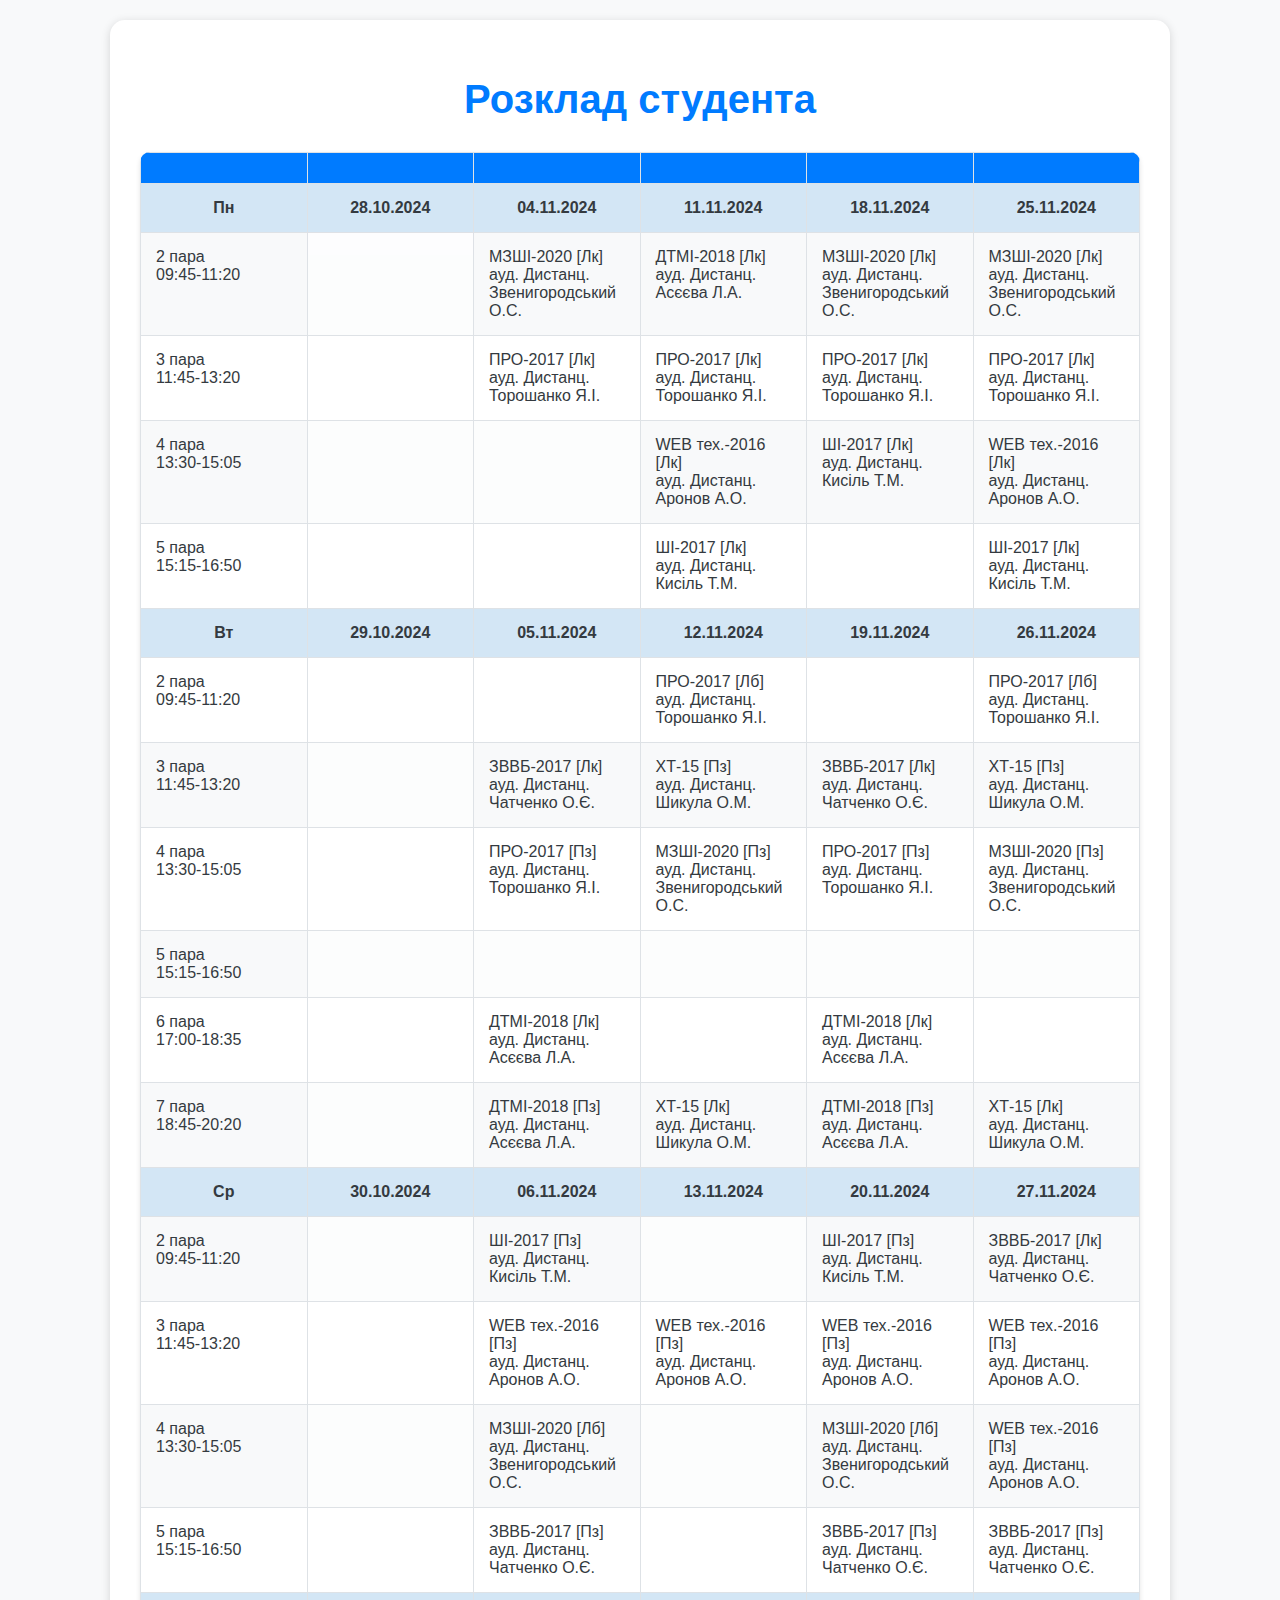
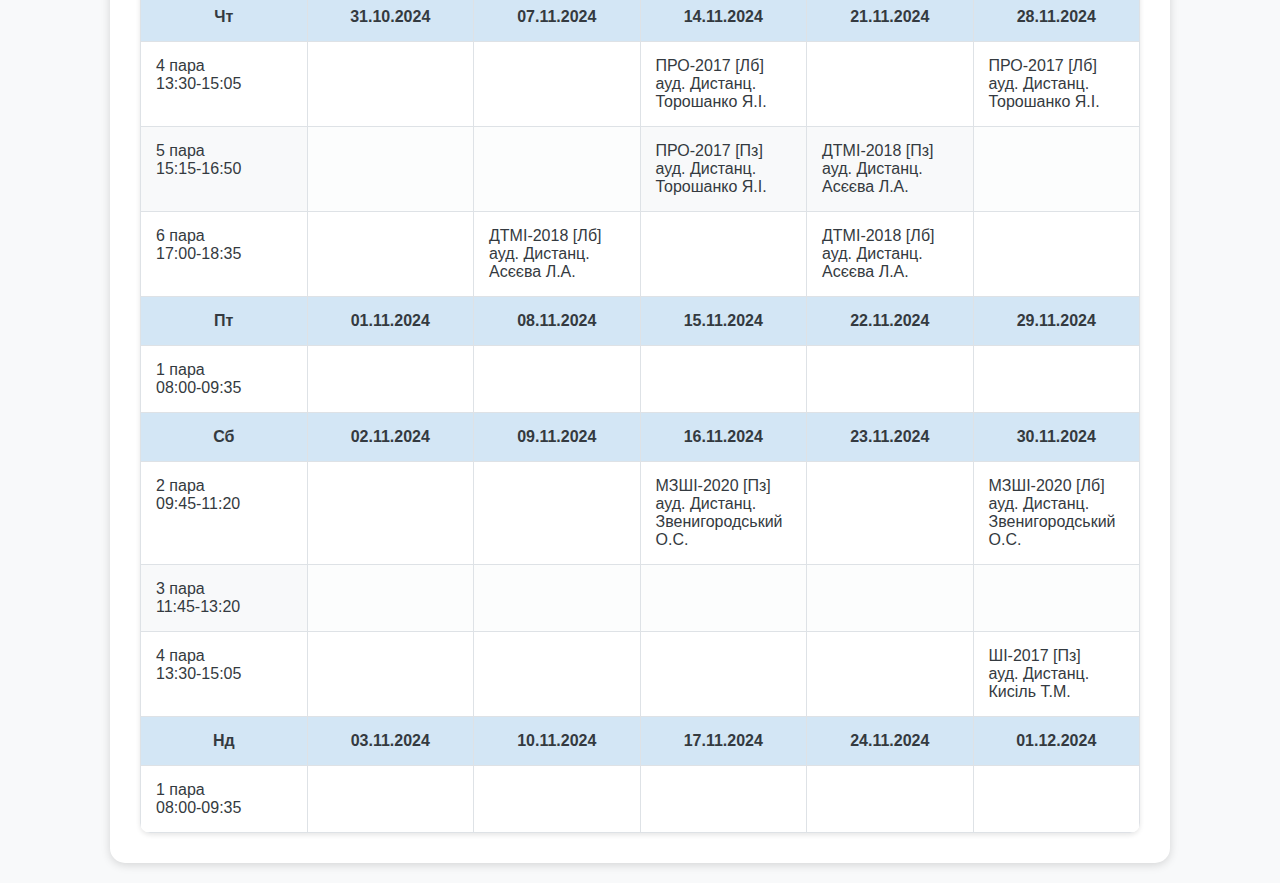
<file: 1/index.html>
<!DOCTYPE html>
<html lang="uk">
<head>
    <meta charset="UTF-8">
    <meta name="viewport" content="width=device-width, initial-scale=1.0">
    <title>Розклад студента</title>
    <link rel="stylesheet" href="styles.css">
</head>
<body>
    <div class="container">
        <h1>Розклад студента</h1>
        <table>
            <thead>
                <tr>
		    <th></th>
		    <th></th>
                    <th></th>
                    <th></th>
                    <th></th>
                    <th></th>
                </tr>
            </thead>
            <tbody>
                <tr>
                    <td class="s">Пн</td>
                    <td class="s">28.10.2024</td>
                    <td class="s">04.11.2024</td>
                    <td class="s">11.11.2024</td>
                    <td class="s">18.11.2024</td>
                    <td class="s">25.11.2024</td>
                </tr>
                <tr>
                    <td>2 пара<br/>09:45-11:20</td>
                    <td class="null"></td>
                    <td>МЗШІ-2020 [Лк]<br/>ауд. Дистанц.<br/>Звенигородський О.С.</td>
                    <td>ДТМІ-2018 [Лк]<br/>ауд. Дистанц.<br/>Асєєва Л.А.</td>
                    <td>МЗШІ-2020 [Лк]<br/>ауд. Дистанц.<br/>Звенигородський О.С.</td>
                    <td>МЗШІ-2020 [Лк]<br/>ауд. Дистанц.<br/>Звенигородський О.С.</td>
                </tr>
                <tr>
                    <td>3 пара<br/>11:45-13:20</td>
                    <td class="null"></td>
                    <td>ПРО-2017 [Лк]<br/>ауд. Дистанц.<br/>Торошанко Я.І.</td>
                    <td>ПРО-2017 [Лк]<br/>ауд. Дистанц.<br/>Торошанко Я.І.</td>
                    <td>ПРО-2017 [Лк]<br/>ауд. Дистанц.<br/>Торошанко Я.І.</td>
                    <td>ПРО-2017 [Лк]<br/>ауд. Дистанц.<br/>Торошанко Я.І.</td>
                </tr>
                <tr>
                    <td>4 пара<br/>13:30-15:05</td>
                    <td class="null"></td>
                    <td class="null"></td>
                    <td>WEB тех.-2016 [Лк]<br/>ауд. Дистанц.<br/>Аронов А.О.</td>
                    <td>ШІ-2017 [Лк]<br/>ауд. Дистанц.<br/>Кисіль Т.М.</td>
                    <td>WEB тех.-2016 [Лк]<br/>ауд. Дистанц.<br/>Аронов А.О.</td>
                </tr>
                <tr>
                    <td>5 пара<br/>15:15-16:50</td>
                    <td class="null"></td>
                    <td class="null"></td>
                    <td>ШІ-2017 [Лк]<br/>ауд. Дистанц.<br/>Кисіль Т.М.</td>
                    <td class="null"></td>
                    <td>ШІ-2017 [Лк]<br/>ауд. Дистанц.<br/>Кисіль Т.М.</td>
                </tr>
                 <tr>
                    <td class="s">Вт</td>
                    <td class="s">29.10.2024</td>
                    <td class="s">05.11.2024</td>
                    <td class="s">12.11.2024</td>
                    <td class="s">19.11.2024</td>
                    <td class="s">26.11.2024</td>
                </tr>
                <tr>
                    <td>2 пара<br/>09:45-11:20</td>
                    <td class="null"></td>
                    <td class="null"></td>
                    <td>ПРО-2017 [Лб]<br/>ауд. Дистанц.<br/>Торошанко Я.І.</td>
                    <td class="null"></td>
                    <td>ПРО-2017 [Лб]<br/>ауд. Дистанц.<br/>Торошанко Я.І.</td>
                </tr>
                <tr>
                    <td>3 пара<br/>11:45-13:20</td>
                    <td class="null"></td>
                    <td>ЗВВБ-2017 [Лк]<br/>ауд. Дистанц.<br/>Чатченко О.Є.</td>
                    <td>ХТ-15 [Пз]<br/>ауд. Дистанц.<br/>Шикула О.М.</td>
                    <td>ЗВВБ-2017 [Лк]<br/>ауд. Дистанц.<br/>Чатченко О.Є.</td>
                    <td>ХТ-15 [Пз]<br/>ауд. Дистанц.<br/>Шикула О.М.</td>
                </tr>
                <tr>
                    <td>4 пара<br/>13:30-15:05</td>
                    <td class="null"></td>
                    <td>ПРО-2017 [Пз]<br/>ауд. Дистанц.<br/>Торошанко Я.І.</td>
                    <td>МЗШІ-2020 [Пз]<br/>ауд. Дистанц.<br/>Звенигородський О.С.</td>
                    <td>ПРО-2017 [Пз]<br/>ауд. Дистанц.<br/>Торошанко Я.І.</td>
                    <td>МЗШІ-2020 [Пз]<br/>ауд. Дистанц.<br/>Звенигородський О.С.</td>
                </tr>
                <tr>
                    <td>5 пара<br/>15:15-16:50</td>
                    <td class="null"></td>
                    <td class="null"></td>
                    <td class="null"></td>
                    <td class="null"></td>
                    <td class="null"></td>
                </tr>
                <tr>
                    <td>6 пара<br/>17:00-18:35</td>
                    <td class="null"></td>
                    <td>ДТМІ-2018 [Лк]<br/>ауд. Дистанц.<br/>Асєєва Л.А.</td>
                    <td class="null"></td>
                    <td>ДТМІ-2018 [Лк]<br/>ауд. Дистанц.<br/>Асєєва Л.А.</td>
                    <td class="null"></td>
                </tr>
                <tr>
                    <td>7 пара<br/>18:45-20:20</td>
                    <td class="null"></td>
                    <td>ДТМІ-2018 [Пз]<br/>ауд. Дистанц.<br/>Асєєва Л.А.</td>
                    <td>ХТ-15 [Лк]<br/>ауд. Дистанц.<br/>Шикула О.М.</td>
                    <td>ДТМІ-2018 [Пз]<br/>ауд. Дистанц.<br/>Асєєва Л.А.</td>
                    <td>ХТ-15 [Лк]<br/>ауд. Дистанц.<br/>Шикула О.М.</td>
                </tr>
                <tr>
                    <td class="s">Ср</td>
                    <td class="s">30.10.2024</td>
                    <td class="s">06.11.2024</td>
                    <td class="s">13.11.2024</td>
                    <td class="s">20.11.2024</td>
                    <td class="s">27.11.2024</td>
                </tr>
                <tr>
                    <td>2 пара<br/>09:45-11:20</td>
                    <td class="null"></td>
                    <td>ШІ-2017 [Пз]<br/>ауд. Дистанц.<br/>Кисіль Т.М.</td>
                    <td class="null"></td>
                    <td>ШІ-2017 [Пз]<br/>ауд. Дистанц.<br/>Кисіль Т.М.</td>
                    <td>ЗВВБ-2017 [Лк]<br/>ауд. Дистанц.<br/>Чатченко О.Є.</td>
                </tr>
                <tr>
                    <td>3 пара<br/>11:45-13:20</td>
                    <td class="null"></td>
                    <td>WEB тех.-2016 [Пз]<br/>ауд. Дистанц.<br/>Аронов А.О.</td>
                    <td>WEB тех.-2016 [Пз]<br/>ауд. Дистанц.<br/>Аронов А.О.</td>
                    <td>WEB тех.-2016 [Пз]<br/>ауд. Дистанц.<br/>Аронов А.О.</td>
                    <td>WEB тех.-2016 [Пз]<br/>ауд. Дистанц.<br/>Аронов А.О.</td>
                </tr>
                <tr>
                    <td>4 пара<br/>13:30-15:05</td>
                    <td class="null"></td>
                    <td>МЗШІ-2020 [Лб]<br/>ауд. Дистанц.<br/>Звенигородський О.С.</td>
                    <td class="null"></td>
                    <td>МЗШІ-2020 [Лб]<br/>ауд. Дистанц.<br/>Звенигородський О.С.</td>
                    <td>WEB тех.-2016 [Пз]<br/>ауд. Дистанц.<br/>Аронов А.О.</td>
                </tr>
                <tr>
                    <td>5 пара<br/>15:15-16:50</td>
                    <td class="null"></td>
                    <td>ЗВВБ-2017 [Пз]<br/>ауд. Дистанц.<br/>Чатченко О.Є.</td>
                    <td class="null"></td>
                    <td>ЗВВБ-2017 [Пз]<br/>ауд. Дистанц.<br/>Чатченко О.Є.</td>
                    <td>ЗВВБ-2017 [Пз]<br/>ауд. Дистанц.<br/>Чатченко О.Є.</td>
                </tr>
                <tr>
                    <td class="s">Чт</td>
                    <td class="s">31.10.2024</td>
                    <td class="s">07.11.2024</td>
                    <td class="s">14.11.2024</td>
                    <td class="s">21.11.2024</td>
                    <td class="s">28.11.2024</td>
                </tr>
                <tr>
                    <td>4 пара<br/>13:30-15:05</td>
                    <td class="null"></td>
                    <td class="null"></td>
                    <td>ПРО-2017 [Лб]<br/>ауд. Дистанц.<br/>Торошанко Я.І.</td>
                    <td class="null"></td>
                    <td>ПРО-2017 [Лб]<br/>ауд. Дистанц.<br/>Торошанко Я.І.</td>
                </tr>
                <tr>
                    <td>5 пара<br/>15:15-16:50</td>
                    <td class="null"></td>
                    <td class="null"></td>
                    <td>ПРО-2017 [Пз]<br/>ауд. Дистанц.<br/>Торошанко Я.І.</td>
                    <td>ДТМІ-2018 [Пз]<br/>ауд. Дистанц.<br/>Асєєва Л.А.</td>
                    <td class="null"></td>
                </tr>
                <tr>
                    <td>6 пара<br/>17:00-18:35</td>
                    <td class="null"></td>
                    <td>ДТМІ-2018 [Лб]<br/>ауд. Дистанц.<br/>Асєєва Л.А.</td>
                    <td class="null"></td>
                    <td>ДТМІ-2018 [Лб]<br/>ауд. Дистанц.<br/>Асєєва Л.А.</td>
                    <td class="null"></td>
                </tr>
                <tr>
                    <td class="s">Пт</td>
                    <td class="s">01.11.2024</td>
                    <td class="s">08.11.2024</td>
                    <td class="s">15.11.2024</td>
                    <td class="s">22.11.2024</td>
                    <td class="s">29.11.2024</td>
                </tr>
                <tr>
                    <td>1 пара<br/>08:00-09:35</td>
                    <td class="null"></td>
                    <td class="null"></td>
                    <td class="null"></td>
                    <td class="null"></td>
                    <td class="null"></td>
                </tr>
                <tr>
                    <td class="s">Сб</td>
                    <td class="s">02.11.2024</td>
                    <td class="s">09.11.2024</td>
                    <td class="s">16.11.2024</td>
                    <td class="s">23.11.2024</td>
                    <td class="s">30.11.2024</td>
                </tr>
                <tr>
                    <td>2 пара<br/>09:45-11:20</td>
                    <td class="null"></td>
                    <td class="null"></td>
                    <td>МЗШІ-2020 [Пз]<br/>ауд. Дистанц.<br/>Звенигородський О.С.</td>
                    <td class="null"></td>
                    <td>МЗШІ-2020 [Лб]<br/>ауд. Дистанц.<br/>Звенигородський О.С.</td>
                </tr>
                <tr>
                    <td>3 пара<br/>11:45-13:20</td>
                    <td class="null"></td>
                    <td class="null"></td>
                    <td class="null"></td>
                    <td class="null"></td>
                    <td class="null"></td>
                </tr>
                <tr>
                    <td>4 пара<br/>13:30-15:05</td>
                    <td class="null"></td>
                    <td class="null"></td>
                    <td class="null"></td>
                    <td class="null"></td>
                    <td>ШІ-2017 [Пз]<br/>ауд. Дистанц.<br/>Кисіль Т.М.</td>
                </tr>
                <tr>
                    <td class="s">Нд</td>
                    <td class="s">03.11.2024</td>
                    <td class="s">10.11.2024</td>
                    <td class="s">17.11.2024</td>
                    <td class="s">24.11.2024</td>
                    <td class="s">01.12.2024</td>
                </tr>
                <tr>
                    <td>1 пара<br/>08:00-09:35</td>
                    <td class="null"></td>
                    <td class="null"></td>
                    <td class="null"></td>
                    <td class="null"></td>
                    <td class="null"></td>
                </tr>
            </tbody>
        </table>
    </div>
</body>
</html>
</file>
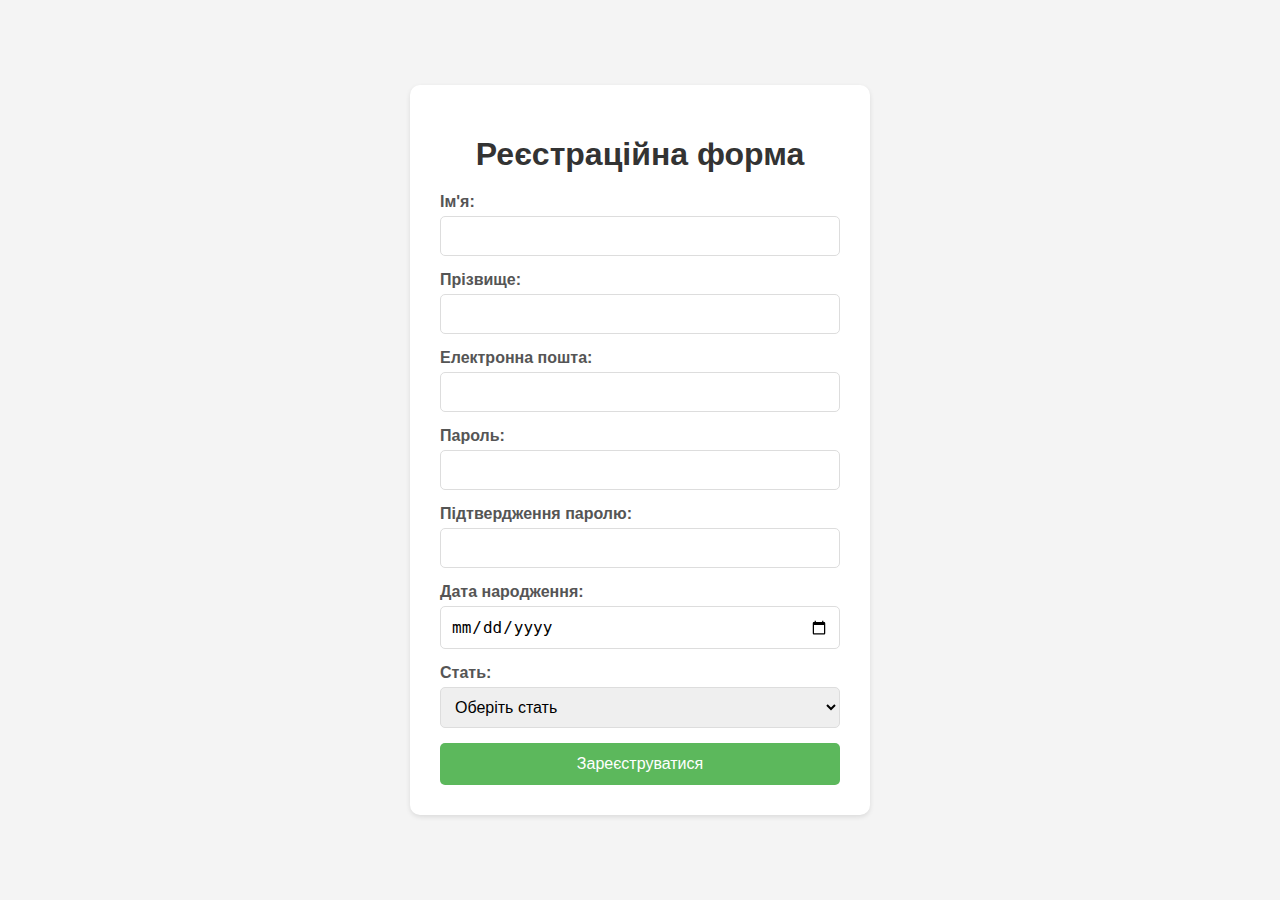
<file: 2/index.html>
<!DOCTYPE html>
<html lang="uk">
<head>
    <meta charset="UTF-8">
    <meta name="viewport" content="width=device-width, initial-scale=1.0">
    <title>Реєстраційна форма</title>
    <link rel="stylesheet" href="styles.css">
</head>
<body>

<div class="container">
    <h1>Реєстраційна форма</h1>

    <form action="https://webhook.site/a4edc84e-f81e-41f9-9fa3-5b5faf4aa4a7" method="post">
        <div class="form-group">
            <label for="first-name">Ім'я:</label>
            <input type="text" id="first-name" name="first-name" required>
        </div>

        <div class="form-group">
            <label for="last-name">Прізвище:</label>
            <input type="text" id="last-name" name="last-name" required>
        </div>

        <div class="form-group">
            <label for="email">Електронна пошта:</label>
            <input type="email" id="email" name="email" required>
        </div>

        <div class="form-group">
            <label for="password">Пароль:</label>
            <input type="password" id="password" name="password" required>
        </div>

        <div class="form-group">
            <label for="confirm-password">Підтвердження паролю:</label>
            <input type="password" id="confirm-password" name="confirm-password" required>
        </div>

        <div class="form-group">
            <label for="birth-date">Дата народження:</label>
            <input type="date" id="birth-date" name="birth-date">
        </div>

        <div class="form-group">
            <label for="gender">Стать:</label>
            <select id="gender" name="gender">
                <option value="">Оберіть стать</option>
                <option value="male">Чоловік</option>
                <option value="female">Жінка</option>
                <option value="other">Інше</option>
            </select>
        </div>

        <input type="submit" value="Зареєструватися">
    </form>
</div>

</body>
</html>
</file>
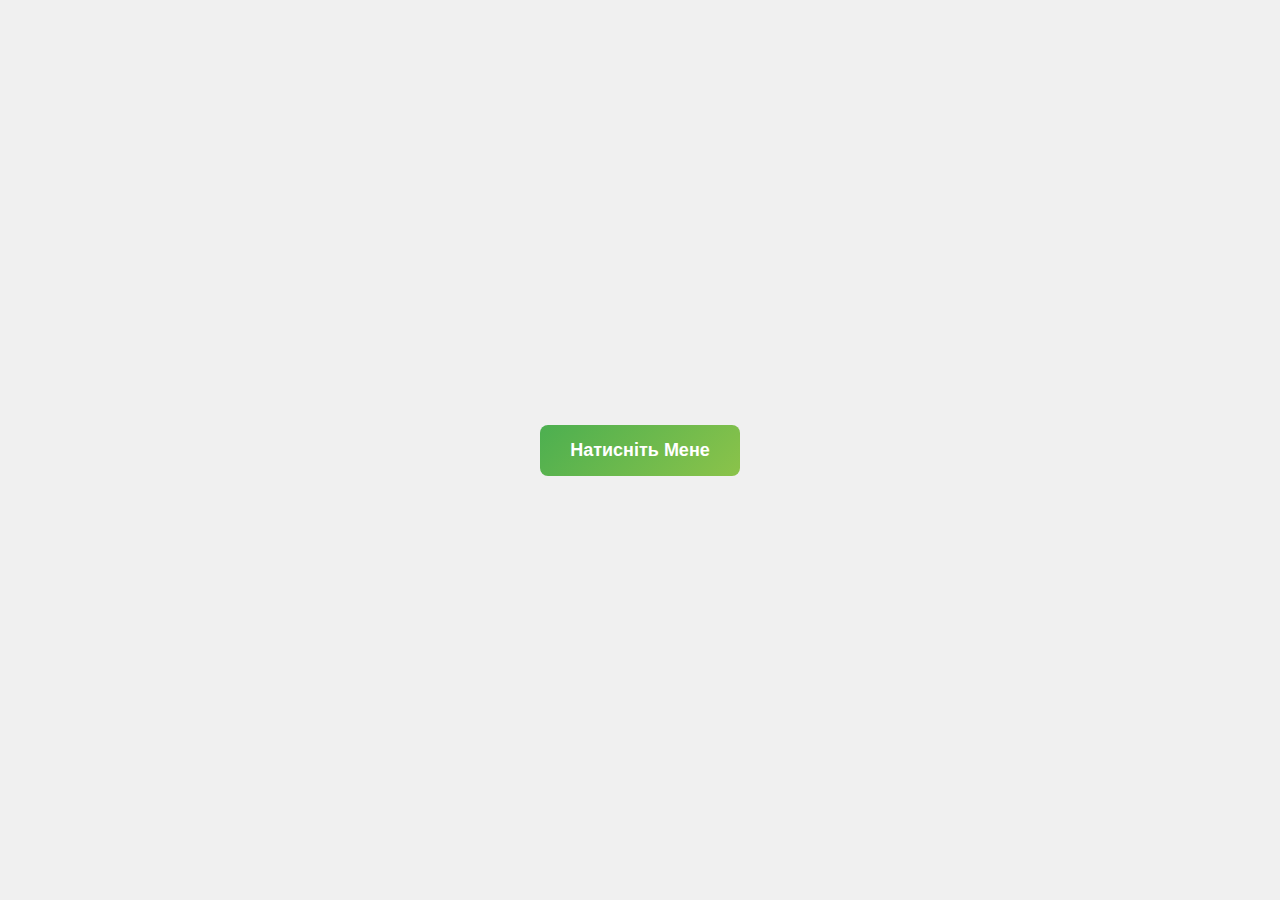
<file: 3/index.html>
<!DOCTYPE html>
<html lang="uk">
<head>
    <meta charset="UTF-8">
    <meta name="viewport" content="width=device-width, initial-scale=1.0">
    <title>Приклад Кнопки</title>
    <link rel="stylesheet" href="styles.css">
</head>
<body>
    <a href="#" class="button">Натисніть Мене</a>
</body>
</html>
</file>
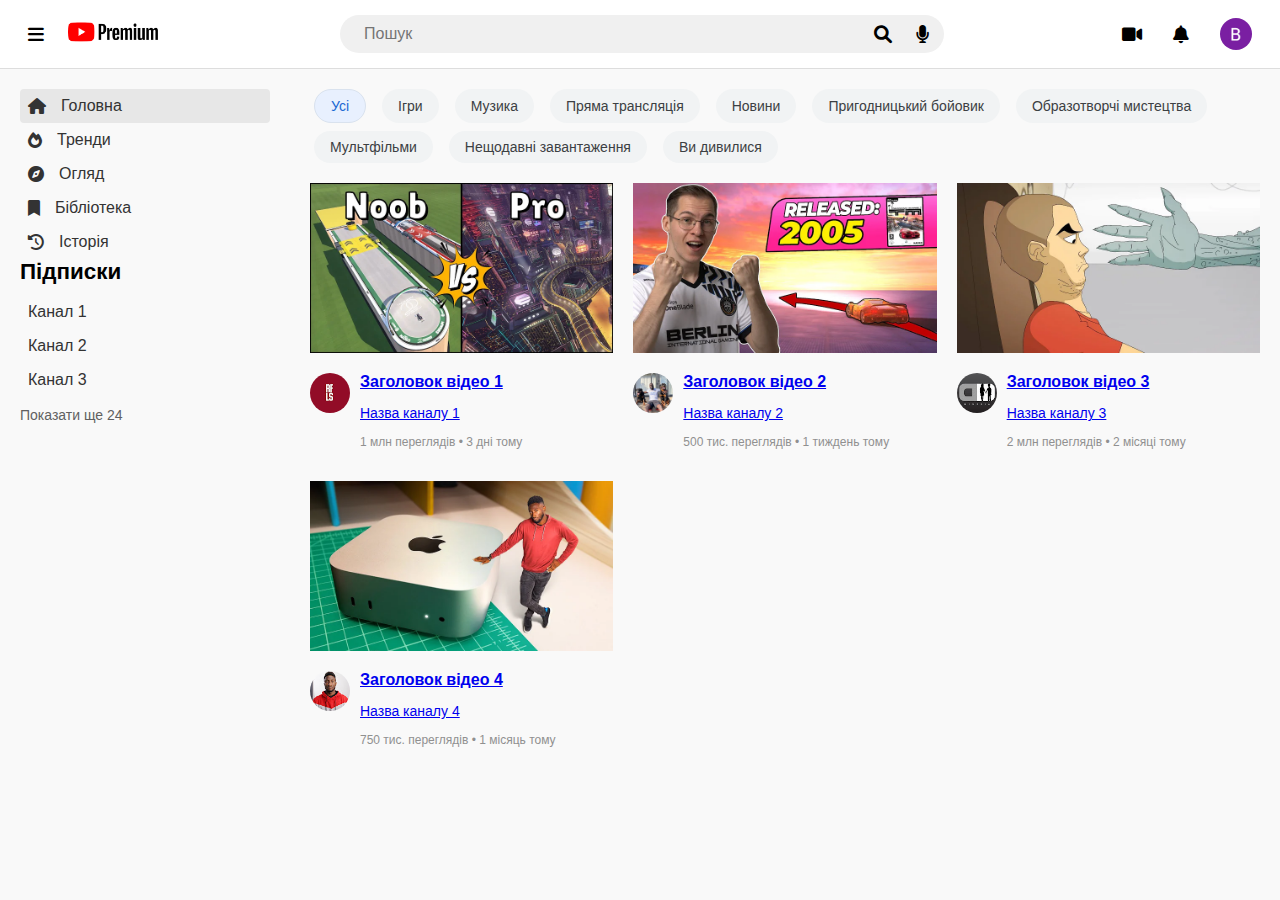
<file: 4/index.html>
<!DOCTYPE html>
<html lang="uk">
<head>
    <meta charset="UTF-8">
    <meta name="viewport" content="width=device-width, initial-scale=1.0">
    <title>YouTube Clone</title>
    <link rel="stylesheet" href="styles.css">
    <link rel="stylesheet" href="https://cdnjs.cloudflare.com/ajax/libs/font-awesome/6.0.0/css/all.min.css" crossorigin="anonymous" referrerpolicy="no-referrer" />
</head>
<body>
  <header class="header">
    <div class="header-left">
      <button class="menu-button"><i class="fas fa-bars"></i></button>
      <a href="#" class="logo"><img src="images/youtube_logo.png" alt="YouTube Logo"></a>
    </div>
    <div class="search-bar">
        <input type="text" placeholder="Пошук">
        <button class="search-button"><i class="fas fa-search"></i></button>
        <button class="microphone-button"><i class="fas fa-microphone"></i></button>
    </div>
    <div class="header-right">
      <button class="right-button"><i class="fas fa-video"></i></button>
      <button class="right-button"><i class="fas fa-bell"></i></button>
      <button><img src="images/profile_pic.png" alt="Profile Picture"></button>
    </div>
  </header>

    <div class="container">
        <aside class="sidebar">
            <nav class="menu">
                <ul>
                  <li><a href="#" class="active"><i class="fas fa-home"></i> Головна</a></li>
                  <li><a href="#"><i class="fas fa-fire"></i> Тренди</a></li>
                  <li><a href="#"><i class="fas fa-compass"></i> Огляд</a></li>
                  <li><a href="#"><i class="fas fa-bookmark"></i> Бібліотека</a></li>
                  <li><a href="#"><i class="fas fa-history"></i> Історія</a></li>
                </ul>
              </nav>
            <div class="subscriptions">
                <h3>Підписки</h3>
                <ul>
                    <li><a href="#">Канал 1</a></li>
                    <li><a href="#">Канал 2</a></li>
                    <li><a href="#">Канал 3</a></li>
                   
                </ul>
                <button class="show-more">Показати ще 24</button>
            </div>
        </aside>

        <main class="main-content">

            <div class="filter-chips">
                <button class="chip active">Усі</button>
                <button class="chip">Ігри</button>
                <button class="chip">Музика</button>
                <button class="chip">Пряма трансляція</button>
                <button class="chip">Новини</button>
                <button class="chip">Пригодницький бойовик</button>
                <button class="chip">Образотворчі мистецтва</button>
                <button class="chip">Мультфільми</button>
                <button class="chip">Нещодавні завантаження</button>
                <button class="chip">Ви дивилися</button>
            </div>

            <div class="video-grid">
                <div class="video">
                    <a href="відео1.html"> <img src="images/hq720_001.webp" alt="Обкладинка відео 1"></a>
                    <div class="video-info">
                        <a href="канал1.html"><img src="images/channels4_profile_001.jpg" alt="Аватар каналу 1" class="channel-icon"></a>
                        <div class="video-details">
                            <h3><a href="відео1.html">Заголовок відео 1</a></h3>
                            <p><a href="канал1.html">Назва каналу 1</a></p>
                            <p class="video-stats">1 млн переглядів • 3 дні тому</p>
                        </div>
                    </div>
                </div>

                <div class="video">
                    <a href="відео2.html"><img src="images/hq720_002.webp" alt="Обкладинка відео 2"></a>
                    <div class="video-info">
                        <a href="канал2.html"><img src="images/channels4_profile_002.jpg" alt="Аватар каналу 2" class="channel-icon"></a>
                        <div class="video-details">
                            <h3><a href="відео2.html">Заголовок відео 2</a></h3>
                            <p><a href="канал2.html">Назва каналу 2</a></p>
                            <p class="video-stats">500 тис. переглядів • 1 тиждень тому</p>
                        </div>
                    </div>
                </div>

                <div class="video">
                    <a href="відео3.html"><img src="images/hq720_003.webp" alt="Обкладинка відео 3"></a>
                    <div class="video-info">
                        <a href="канал3.html"><img src="images/channels4_profile_003.jpg" alt="Аватар каналу 3" class="channel-icon"></a>
                        <div class="video-details">
                            <h3><a href="відео3.html">Заголовок відео 3</a></h3>
                            <p><a href="канал3.html">Назва каналу 3</a></p>
                            <p class="video-stats">2 млн переглядів • 2 місяці тому</p>
                        </div>
                    </div>
                </div>

                <div class="video">
                    <a href="відео4.html"><img src="images/hq720_004.webp" alt="Обкладинка відео 4"></a>
                    <div class="video-info">
                        <a href="канал4.html"><img src="images/channels4_profile_004.jpg" alt="Аватар каналу 4" class="channel-icon"></a>
                        <div class="video-details">
                            <h3><a href="відео4.html">Заголовок відео 4</a></h3>
                            <p><a href="канал4.html">Назва каналу 4</a></p>
                            <p class="video-stats">750 тис. переглядів • 1 місяць тому</p>
                        </div>
                    </div>
                </div>
              </div>
        </main>
    </div>
</body>
</html>
</file>
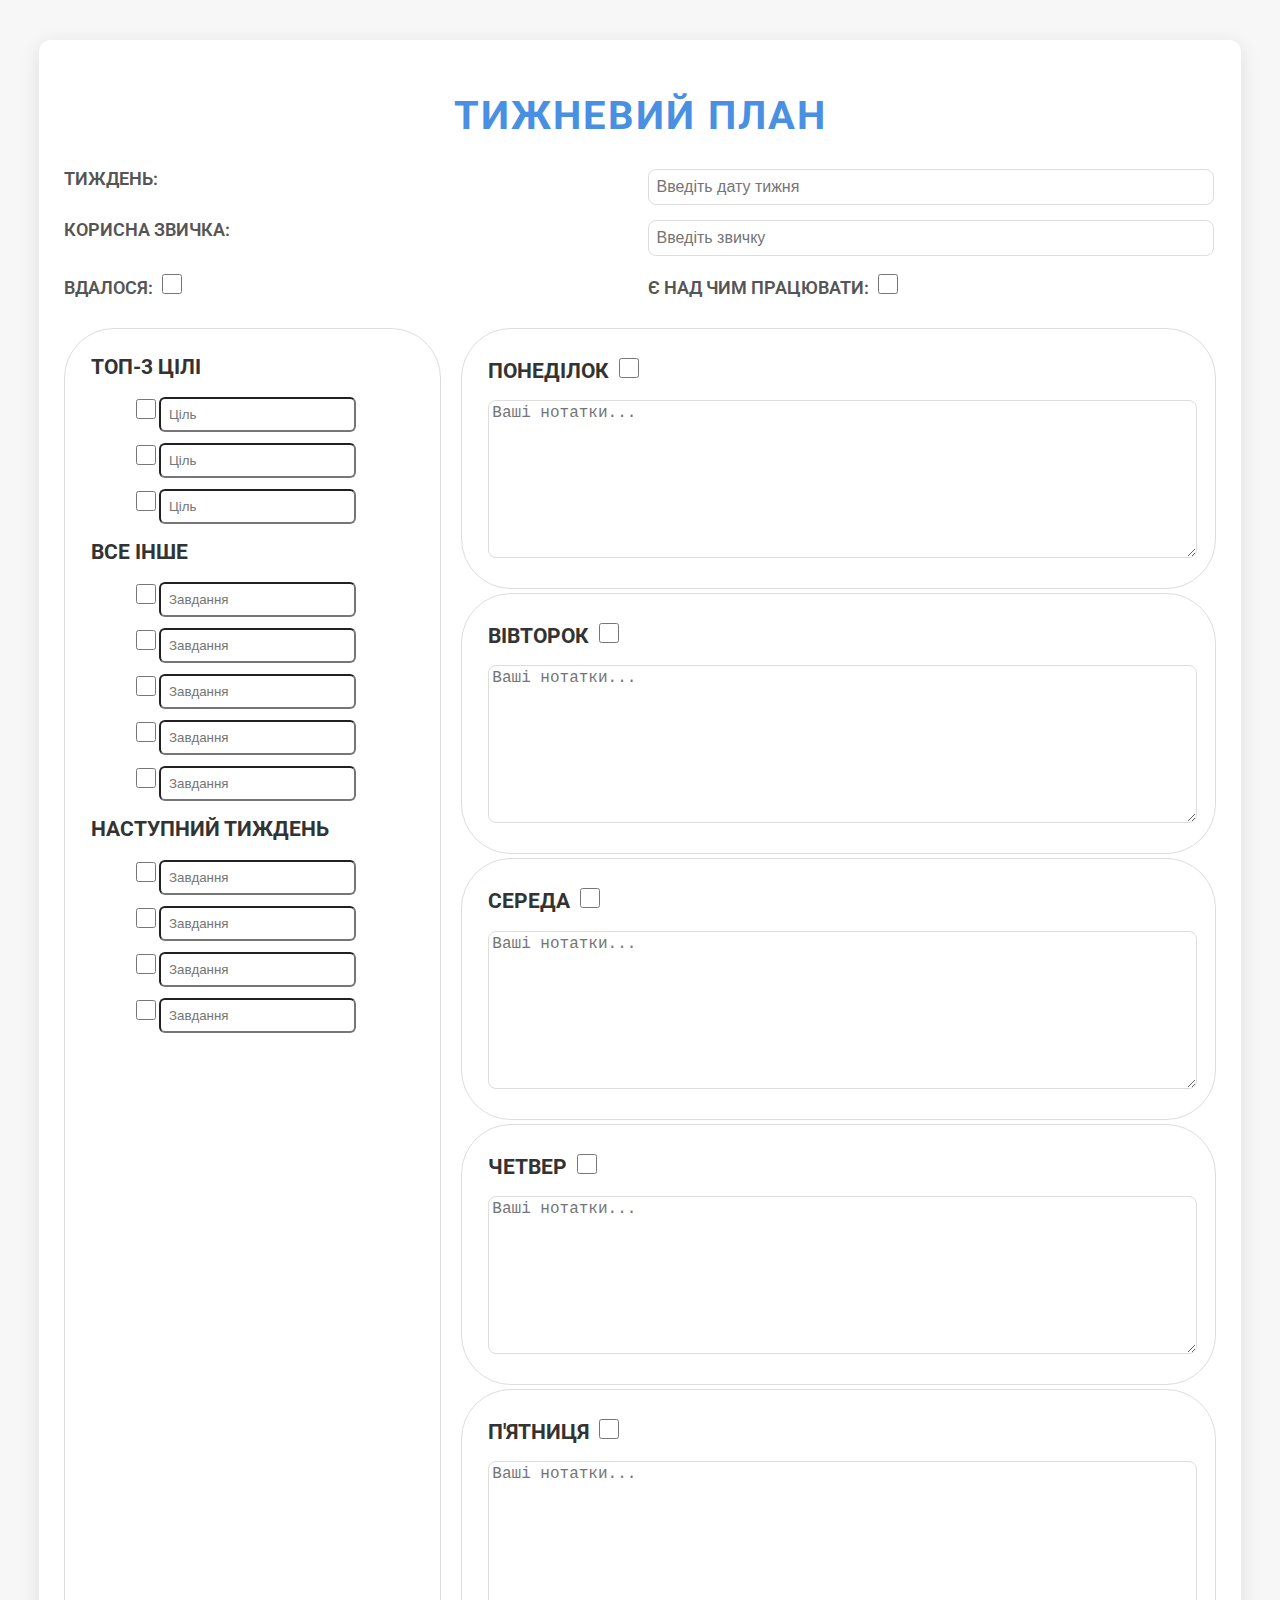
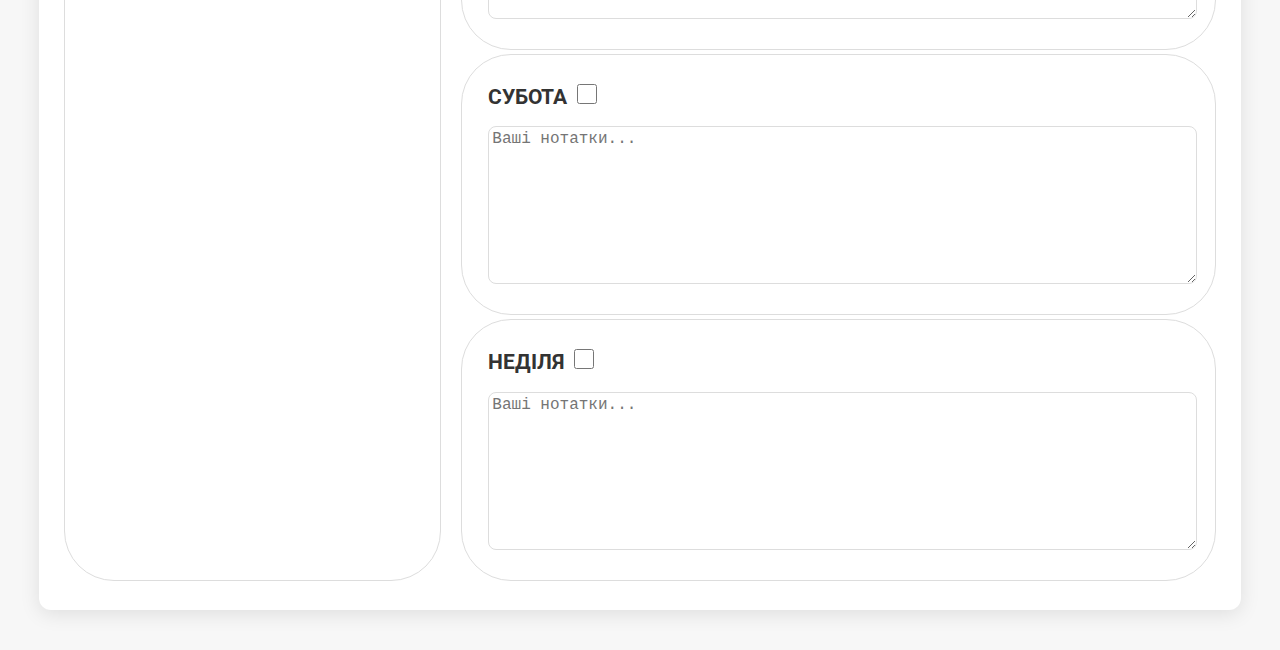
<file: 5/index.html>
<!DOCTYPE html>
<html lang="uk">
<head>
    <meta charset="UTF-8">
    <meta name="viewport" content="width=device-width, initial-scale=1.0">
    <title>Тижневий Планувальник</title>
    <link rel="stylesheet" href="styles.css">
    <link rel="preconnect" href="https://fonts.googleapis.com">
    <link rel="preconnect" href="https://fonts.gstatic.com" crossorigin>
    <link href="https://fonts.googleapis.com/css2?family=Roboto:wght@400;700&display=swap" rel="stylesheet">
</head>
<body>
    <div class="planner">
        <h1>ТИЖНЕВИЙ ПЛАН</h1>

        <div class="week-info">
            <label for="week-of">ТИЖДЕНЬ:</label>
            <input type="text" id="week-of" placeholder="Введіть дату тижня">

            <label for="healthy-habit">КОРИСНА ЗВИЧКА:</label>
            <input type="text" id="healthy-habit" placeholder="Введіть звичку">

            <label for="rocked-it">ВДAЛОСЯ:
                <input type="checkbox" id="rocked-it">
            </label>

            <label for="improvement">Є НАД ЧИМ ПРАЦЮВАТИ:
                <input type="checkbox" id="improvement">
            </label>

        </div>

        <div class="grid-container">
            <div class="grid-item to-do">
                <h2>ТОП-3 ЦІЛІ</h2>
                <ul class="checklist">
                    <li><label><input type="checkbox"><input type="text" placeholder="Ціль"></label></li>
                    <li><label><input type="checkbox"><input type="text" placeholder="Ціль"></label></li>
                    <li><label><input type="checkbox"><input type="text" placeholder="Ціль"></label></li>
                </ul>

                <h2>ВСЕ ІНШЕ</h2>
                <ul class="checklist">
                    <li><label><input type="checkbox"><input type="text" placeholder="Завдання"></label></li>
                    <li><label><input type="checkbox"><input type="text" placeholder="Завдання"></label></li>
                    <li><label><input type="checkbox"><input type="text" placeholder="Завдання"></label></li>
                    <li><label><input type="checkbox"><input type="text" placeholder="Завдання"></label></li>
                    <li><label><input type="checkbox"><input type="text" placeholder="Завдання"></label></li>
                </ul>

                <h2>НАСТУПНИЙ ТИЖДЕНЬ</h2>
                <ul class="checklist">
                    <li><label><input type="checkbox"><input type="text" placeholder="Завдання"></label></li>
                    <li><label><input type="checkbox"><input type="text" placeholder="Завдання"></label></li>
                    <li><label><input type="checkbox"><input type="text" placeholder="Завдання"></label></li>
                    <li><label><input type="checkbox"><input type="text" placeholder="Завдання"></label></li>
                </ul>
            </div>

            <div class="days-container">
                <div class="grid-item day monday">
                    <h2>ПОНЕДІЛОК <input type="checkbox"></h2>
                    <textarea placeholder="Ваші нотатки..."></textarea>
                </div>

                <div class="grid-item day tuesday">
                    <h2>ВІВТОРОК <input type="checkbox"></h2>
                    <textarea placeholder="Ваші нотатки..."></textarea>
                </div>

                <div class="grid-item day wednesday">
                    <h2>СЕРЕДА <input type="checkbox"></h2>
                    <textarea placeholder="Ваші нотатки..."></textarea>
                </div>

                <div class="grid-item day thursday">
                    <h2>ЧЕТВЕР <input type="checkbox"></h2>
                    <textarea placeholder="Ваші нотатки..."></textarea>
                </div>

                <div class="grid-item day friday">
                    <h2>П'ЯТНИЦЯ <input type="checkbox"></h2>
                    <textarea placeholder="Ваші нотатки..."></textarea>
                </div>

                <div class="grid-item day saturday">
                    <h2>СУБОТА <input type="checkbox"></h2>
                    <textarea placeholder="Ваші нотатки..."></textarea>
                </div>

                <div class="grid-item day sunday">
                    <h2>НЕДІЛЯ <input type="checkbox"></h2>
                    <textarea placeholder="Ваші нотатки..."></textarea>
                </div>
            </div>
        </div>
    </div>
</body>
</html>
</file>
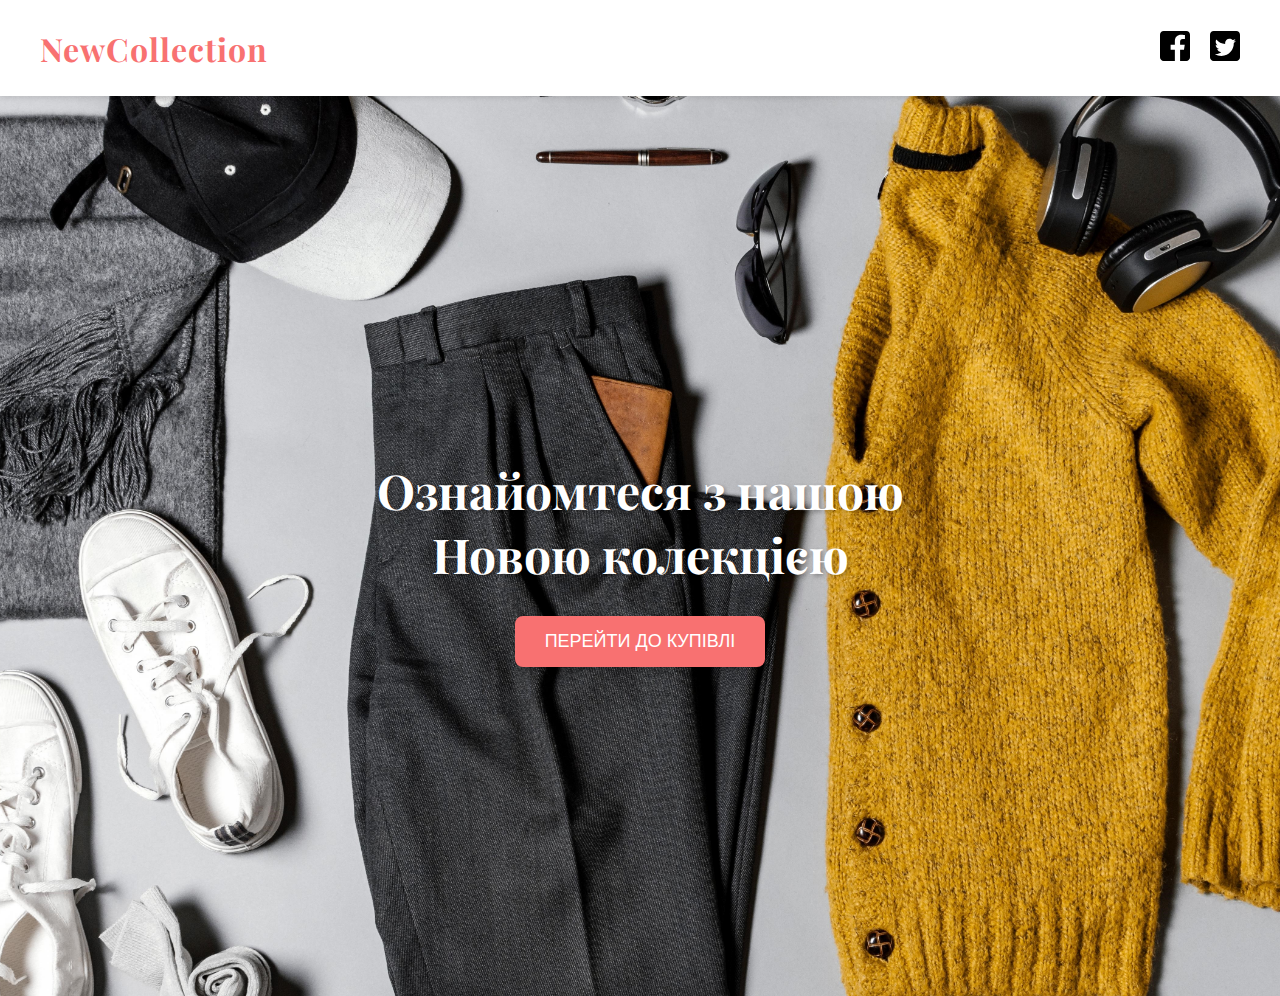
<file: 7/index.html>
<!DOCTYPE html>
<html lang="uk">
<head>
    <meta charset="UTF-8">
    <meta name="viewport" content="width=device-width, initial-scale=1.0">
    <title>New Collection</title>
    <link rel="stylesheet" href="styles.css">
    <link rel="preconnect" href="https://fonts.googleapis.com">
    <link rel="preconnect" href="https://fonts.gstatic.com" crossorigin>
    <link href="https://fonts.googleapis.com/css2?family=Playfair+Display:wght@700&family=Raleway:wght@400;500&display=swap" rel="stylesheet">
</head>
<body>
    <header class="header">
        <div class="header__container">
            <a href="#" class="header__title-link">
                 <h2 class="header__title">NewCollection</h2>
            </a>
           
            <div class="header__socials">
                <a href="#" class="header__social-link">
                    <img src="images/icon-facebook.svg" alt="Facebook" class="header__social-icon">
                </a>
                <a href="#" class="header__social-link">
                    <img src="images/icon-twitter.svg" alt="Twitter" class="header__social-icon">
                </a>
            </div>
        </div>
    </header>

    <main class="main">
        <section class="hero">
            <div class="hero__content">
                <h1 class="hero__title">Ознайомтеся з нашою <br> Новою колекцією</h1>
                <button class="hero__button">ПЕРЕЙТИ ДО КУПІВЛІ</button>
            </div>
            <img src="images/hero-model.jpg" alt="Model with bag" class="hero__image">
        </section>
    </main>
</body>
</html>
</file>
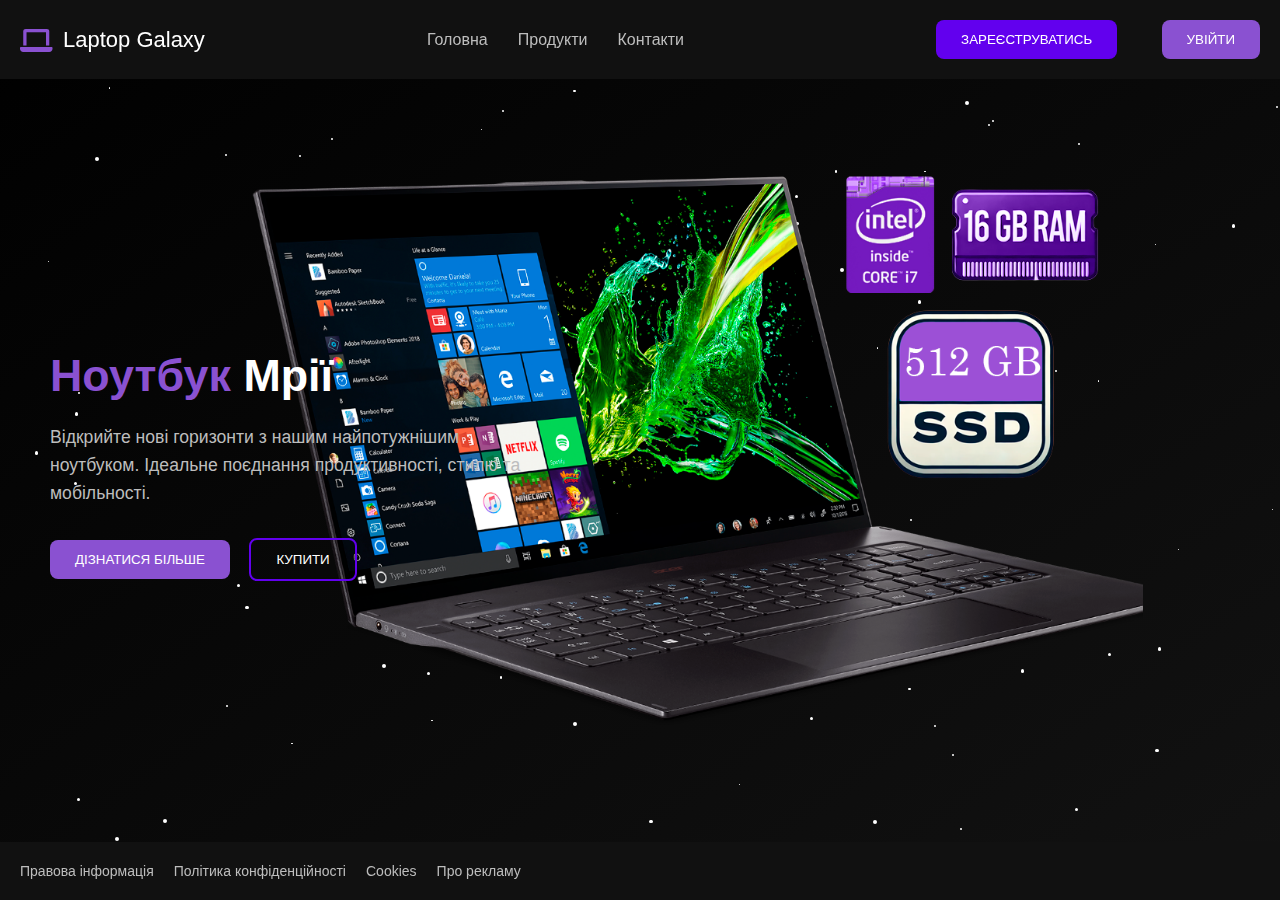
<file: 8/index.html>
<!DOCTYPE html>
<html lang="uk">
<head>
    <meta charset="UTF-8">
    <meta name="viewport" content="width=device-width, initial-scale=1.0, maximum-scale=1.0, user-scalable=no">
    <title>Landing Page - Ноутбук Мрії</title>
    <link rel="stylesheet" href="styles.css">
    <script src="scripts.js"></script>
</head>
<body>
    <header>
        <div class="logo">
            <i class="fas fa-laptop"></i>
            <span>Laptop Galaxy</span>  
        </div>  
        <nav>
            <ul>
                <li><a href="#">Головна</a></li>
                <li><a href="#">Продукти</a></li>
                <li><a href="#">Контакти</a></li>
            </ul>
        </nav>
        <div class="auth">
            <button class="btn-signup">Зареєструватись</button>
            <button class="btn-login">Увійти</button>
        </div>
    </header>

    <section class="intro">
        <div id="stars-background"></div>
        <div class="content">
            <h1><span>Ноутбук</span> Мрії</h1>
            <p>Відкрийте нові горизонти з нашим найпотужнішим ноутбуком. Ідеальне поєднання продуктивності, стилю та мобільності.</p>
            <div class="buttons">
                <button class="btn-primary">Дізнатися більше</button>
                <button class="btn-secondary">Купити</button>
            </div>
        </div>
        <div class="image-container">
            <img src="images/laptop1.png" alt="Ноутбук 1">
        </div>
    </section>

    <footer>
        <ul>
            <li><a href="#">Правова інформація</a></li>
            <li><a href="#">Політика конфіденційності</a></li>
            <li><a href="#">Cookies</a></li>
            <li><a href="#">Про рекламу</a></li>
        </ul>
    </footer>

    <link rel="stylesheet" href="https://cdnjs.cloudflare.com/ajax/libs/font-awesome/6.0.0/css/all.min.css" integrity="sha512-9usAa10IRO0HhonpyAIVpjrylPvoDwiPUiKdWk5t3PyolY1cOd4DSE0Ga+ri4AuTroPR5aQvXU9xC6qOPnzFeg==" crossorigin="anonymous" referrerpolicy="no-referrer" />
</body>
</html>
</file>
<file: 1/styles.css>
body {
    font-family: 'Roboto', sans-serif; /* Сучасніший шрифт */
    background-color: #f8f9fa; /* Світліший фон */
    color: #343a40; /* Темніший текст для кращої читабельності */
    display: flex;
    justify-content: center;
    padding: 20px;
    margin: 0; /* Видалити стандартні відступи */
}

.container {
    width: 100%;
    max-width: 1000px; /* Трохи ширший контейнер */
    background: #fff;
    box-shadow: 0px 2px 10px rgba(0,0,0,0.15); /* Глибша тінь */
    padding: 30px; /* Більше внутрішніх відступів */
    border-radius: 15px; /* Більші заокруглення */
}

h1 {
    text-align: center;
    color: #007bff; /* Основний колір для заголовків */
    margin-bottom: 30px; /* Відступ знизу */
    font-size: 2.5rem; /* Збільшений розмір */
}

table {
    width: 100%;
    border-collapse: collapse;
    margin-top: 20px;
    table-layout: fixed;
    border-radius: 10px; /* Заокруглення кутів таблиці */
    overflow: hidden; /* Обрізати заокруглення */
    box-shadow: 0 2px 5px rgba(0,0,0,0.1); /* Легка тінь для таблиці */
}

th, td {
    padding: 15px; /* Збільшені відступи */
    border: 1px solid #dee2e6; /* Світліші границі */
    text-align: left;
    font-size: 16px; /* Збільшений розмір шрифту */
    word-break: break-word;
    vertical-align: top; /* Вирівнювання тексту по верху */
}

th {
    background-color: #007bff; /* Основний колір */
    color: white;
    font-weight: 500; /* Нормальна товщина шрифту */
    text-transform: uppercase; /* Великі літери */
}

tr:nth-child(even) {
    background-color: #f8f9fa; /* Світліший фон для парних рядків */
}

tr:hover {
    background-color: #e9ecef; /* Легкий колір при наведенні */
}

.null {
    background-color: #fff;
    opacity: 0.7; /* Зробити пусті клітинки напівпрозорими */
}

.s {
    text-align: center;
    font-weight: bold;
    background-color: #d3e6f5; /* Блакитний фон для днів тижня */
}

td {
  width: calc(100% / 6);
}

/* Адаптивність для малих екранів */
@media (max-width: 768px) {
    table {
        display: block;
        overflow-x: auto;
    }
    th, td {
        display: table-cell; /* Важливо для коректного відображення */
        white-space: nowrap; /* Запобігає переносу рядків у заголовках */
        font-size: 14px; /* Менший розмір шрифту для малих екранів */
    }

    .container {
        padding: 15px; /* Зменшити відступи для малих екранів */
    }
}
</file>
<file: 2/styles.css>
body {
    font-family: sans-serif;
    background-color: #f4f4f4;
    margin: 0;
    display: flex;
    justify-content: center;
    align-items: center;
    height: 100vh;
}

.container {
    background-color: #fff;
    padding: 30px;
    border-radius: 10px;
    box-shadow: 0 2px 5px rgba(0, 0, 0, 0.1);
    width: 400px;
}

h1 {
    text-align: center;
    margin-bottom: 20px;
    color: #333;
}

.form-group {
    margin-bottom: 15px;
}

label {
    display: block;
    margin-bottom: 5px;
    color: #555;
    font-weight: bold;
}

input[type="text"],
input[type="email"],
input[type="password"],
input[type="date"],
select {
    width: 100%;
    padding: 10px;
    border: 1px solid #ddd;
    border-radius: 5px;
    box-sizing: border-box;
    font-size: 16px;
}

input[type="submit"] {
    background-color: #5cb85c;
    color: white;
    padding: 12px 20px;
    border: none;
    border-radius: 5px;
    cursor: pointer;
    font-size: 16px;
    width: 100%;
    transition: background-color 0.3s;
}

input[type="submit"]:hover {
    background-color: #4cae4c;
}
</file>
<file: 3/styles.css>
body {
    display: flex;
    justify-content: center;
    align-items: center;
    height: 100vh;
    margin: 0;
    background-color: #f0f0f0;
    font-family: Arial, sans-serif;
}

.button {
    background: linear-gradient(135deg, #4CAF50, #8BC34A);
    color: white;
    border: none;
    padding: 15px 30px;
    font-size: 18px;
    font-weight: bold;
    cursor: pointer;
    border-radius: 8px;
    transition: all 0.3s ease;
    text-decoration: none;
    display: inline-block;
}

.button:hover {
    background: linear-gradient(135deg, #45A049, #7CB342);
    box-shadow: 0 8px 15px rgba(0, 0, 0, 0.2);
}

.button:active {
    transform: scale(0.95);
    box-shadow: 0 4px 10px rgba(0, 0, 0, 0.2);
}
</file>
<file: 4/styles.css>
body {
    font-family: Roboto, Arial, sans-serif;
    margin: 0;
    padding: 0;
    background-color: #f9f9f9;
    font-size: 16px;
}

.container {
    display: flex;
    flex-wrap: wrap;
}

.header {
    display: flex;
    justify-content: space-between;
    align-items: center;
    padding: 10px 20px;
    background-color: #fff;
    border-bottom: 1px solid #ddd;
}

.header-left, .search-bar, .header-right {
    display: flex;
    align-items: center;
}

.menu-button, .search-button, .microphone-button, .header-right button {
    background: none;
    border: none;
    cursor: pointer;
    padding: 8px;
    border-radius: 50%;
    display: flex;
    align-items: center;
    justify-content: center;
    transition: background-color 0.1s;
    font-size: 18px;
}

.menu-button {
    margin-right: 16px;
}

.logo img {
    width: 90px;
    height: auto;
    margin-right: 12px;
}

.search-bar {
    display: flex;
    align-items: center;
    background-color: #f0f0f0;
    flex-grow: 1;
    max-width: 600px;
    margin: 0 20px;
    border-radius: 35px;
    padding: 2px;
}

.search-bar input[type="text"] {
    border: none;
    background-color: transparent;
    outline: none;
    flex: 1;
    font-size: 16px;
    padding: 8px 12px;
    margin-left: 10px;
}

.search-button,
.microphone-button {
    background: none;
    border: none;
    cursor: pointer;
    padding: 8px;
    border-radius: 50%;
    display: flex;
    align-items: center;
    justify-content: center;
    transition: background-color 0.1s;
    font-size: 18px;
    margin: 0 4px;
}

.menu-button:hover, .search-button:hover, .microphone-button:hover, .header-right button:hover {
    background-color: #f0f0f0;
    border: 0px solid #ccc;
}

.header-right {
    gap: 15px;
}

.header-right img {
    width: 32px;
    height: 32px;
    border-radius: 50%;
}

.sidebar {
    width: 250px;
    background-color: #f9f9f9;
    padding: 20px;
    overflow-y: auto;
    flex-shrink: 0;
}

.menu ul, .subscriptions ul {
    list-style: none;
    padding: 0;
    margin: 0;
}

.menu a i, .subscriptions a i {
    margin-right: 15px;
}

.menu a, .subscriptions a {
    text-decoration: none;
    color: #333;
    display: flex;
    align-items: center;
    padding: 8px;
    border-radius: 4px;
}

.menu a.active, .menu a:hover {
    background-color: #e7e7e7;
}

.subscriptions h3 {
    margin-top: 0;
    font-size: 1.4rem;
    margin-bottom: 10px;
}

.show-more {
    background-color: transparent;
    border: none;
    color: #606060;
    cursor: pointer;
    padding: 0;
    font-size: 14px;
    margin-top: 10px;
}

.main-content {
    flex: 1;
    padding: 20px;
}

.filter-chips {
    display: flex;
    flex-wrap: wrap;
    gap: 8px;
    margin-bottom: 20px;
}

.chip {
    background-color: #f1f3f4;
    border: none;
    color: #3c4043;
    padding: 8px 16px;
    text-align: center;
    margin: 0 4px;
    cursor: pointer;
    border-radius: 20px;
    font-size: 14px;
    transition: background-color 0.2s, color 0.2s;
}

.chip.active {
    background-color: #e8f0fe;
    color: #1967d2;
    border: 1px solid #d9e2ee;
}

.chip:hover {
    background-color: #e0e0e0;
}

.video-grid {
    display: grid;
    grid-template-columns: repeat(auto-fit, minmax(300px, 1fr));
    grid-gap: 20px;
}

.video {
    display: flex;
    flex-direction: column;
}

.video img {
    width: 100%;
    height: auto;
    display: block;
    margin-bottom: 10px;
}

.video-info {
    display: flex;
    align-items: flex-start;
    margin-top: 10px;
}

.video .channel-icon {
    width: 40px;
    height: 40px;
    border-radius: 50%;
    margin-right: 10px;
}

.video-details {
    flex: 1;
    font-size: 14px;
}

.video-details h3 {
    margin: 0 0 5px 0;
    font-size: 16px;
}

.video-stats {
    font-size: 12px;
    color: #909090;
}
</file>
<file: 5/styles.css>
body {
    font-family: 'Roboto', sans-serif;
    background-color: #f7f7f7;
    margin: 0;
    padding: 0;
    color: #444;
}

.planner {
    width: 90%;
    max-width: 1200px;
    margin: 40px auto;
    background-color: #ffffff;
    padding: 25px;
    box-shadow: 0 4px 20px rgba(0, 0, 0, 0.1);
    border-radius: 12px;
    transition: box-shadow 0.3s ease;
}

.planner:hover {
    box-shadow: 0 6px 30px rgba(0, 0, 0, 0.1);
}

h1 {
    text-align: center;
    margin-bottom: 30px;
    font-weight: 700;
    font-size: 2.5rem;
    color: #4A90E2;
    letter-spacing: 2px;
}

.week-info {
    display: grid;
    grid-template-columns: repeat(2, 1fr);
    gap: 15px;
    margin-bottom: 30px;
}

.week-info label {
    font-size: 1.1rem;
    color: #555;
    font-weight: 600;
}

.week-info input[type="text"] {
    width: calc(100% - 20px);
    padding: 8px;
    border: 1px solid #ddd;
    border-radius: 8px;
    font-size: 1rem;
    transition: border-color 0.3s ease;
}

.week-info input[type="text"]:focus {
    border-color: #4CAF50;
    outline: none;
}

input[type="checkbox"] {
    width: 20px;
    height: 20px;
    cursor: pointer;
    accent-color: #4CAF50;
    margin-left: 5px;
}

.grid-container {
    display: grid;
    grid-template-columns: 1fr 2fr;
    gap: 20px;
}

.grid-item {
    background-color: #ffffff;
    border: 1px solid #ddd;
    padding: 26px;
    margin-bottom: 4px;
    border-radius: 50px;
    transition: transform 0.3s ease, box-shadow 0.3s ease;
    box-sizing: border-box;
}

.grid-item:hover {
    transform: translateY(-5px);
    box-shadow: 0 10px 25px rgba(0, 0, 0, 0.1);
}

h2 {
    font-size: 1.3rem;
    font-weight: 700;
    color: #333;
    margin-top: 0;
}

.checklist li {
    display: flex;
    align-items: center;
    margin-bottom: 10px;
    gap: 10px;
}

.checklist li input[type="text"] {
    flex-grow: 1;
    padding: 8px;
    border-radius: 6px;
}

textarea {
    width: 100%;
    height: 150px;
    padding: 3px;
    resize: vertical;
    border-radius: 8px;
    border: 1px solid #ddd;
    font-size: 1rem;
    transition: border-color 0.3s ease;
}

textarea:focus {
    border-color: #4CAF50;
    outline: none;
}

@media (max-width: 768px) {
    .grid-container {
        grid-template-columns: 1fr;
    }

    .grid-item {
        margin-bottom: 20px;
    }

    .week-info label {
        font-size: 1rem;
    }

    input[type="text"] {
        width: 100%;
    }
}
</file>
<file: 7/styles.css>
body {
    font-family: 'Raleway', sans-serif;
    margin: 0;
    color: #333;
    overflow: hidden;
}

.header {
    background-color: #fff;
    padding: 0px;
    box-shadow: 0 2px 5px rgba(0,0,0,0.1);
    position: relative;
    z-index: 2;
}

.header__container {
    display: flex;
    justify-content: space-between;
    align-items: center;
    max-width: 1200px;
    margin: 0 auto;
}

.header__title-link {
    text-decoration: none;
    color: inherit;
}

.header__title {
    font-family: 'Playfair Display', serif;
    font-size: 32px;
    font-weight: 700;
    letter-spacing: 1px;
    color: #f87171;
    transition: color 0.3s ease;
}

.header__title-link:hover .header__title {
    color: #ef4444;
}

.header__socials {
    display: flex;
    gap: 20px;
}

.header__social-link {
    display: inline-block;
    transition: transform 0.3s ease;
}

.header__social-link:hover {
    transform: translateY(-3px);
}

.header__social-icon {
    width: 30px;
    height: 30px;
    transition: filter 0.3s ease;
}

.header__social-link:hover .header__social-icon {
    filter: drop-shadow(0 2px 2px rgba(0, 0, 0, 0.2));
}

.hero {
    position: relative;
    display: flex;
    justify-content: center;
    align-items: center;
    height: 100vh;
    overflow: hidden;
    text-align: center;
}

.hero__image {
    width: 100%;
    height: 100%;
    object-fit: cover;
    position: absolute;
    z-index: -1;
}

.hero__content {
    position: relative;
    z-index: 1;
    color: #fff;
}

.hero__title {
    font-family: 'Playfair Display', serif;
    font-size: 48px;
    font-weight: 700;
    margin-bottom: 30px;
    text-shadow: 2px 2px 4px rgba(0, 0, 0, 0.3);
}

.hero__button {
    background-color: #f87171;
    color: #fff;
    padding: 15px 30px;
    border: none;
    border-radius: 8px;
    font-size: 18px;
    font-weight: 500;
    cursor: pointer;
    transition: background-color 0.3s ease, transform 0.2s ease;
    box-shadow: 0 4px 6px rgba(0, 0, 0, 0.2);
}

.hero__button:hover {
    background-color: #ef4444;
    transform: translateY(-2px);
    box-shadow: 0 6px 8px rgba(0, 0, 0, 0.3);
}
</file>
<file: 8/styles.css>
body {
  font-family: "Roboto", sans-serif;
  background-color: #121212;
  color: #fff;
  margin: 0;
  display: flex;
  flex-direction: column;
  min-height: 100vh;
  overflow-x: hidden;
}

#stars-background {
  position: absolute;
  top: 0;
  left: 0;
  width: 100%;
  height: 100%;
  z-index: 0;
  overflow: hidden;
}

.star {
  position: absolute;
  background-color: white;
  border-radius: 100%;
  animation: twinkle 3s infinite alternate;
}

@keyframes twinkle {
  from {
    opacity: 0.3;
    transform: scale(0.8);
  }
  to {
    opacity: 1;
    transform: scale(1.2);
    box-shadow: 0 0 10px rgba(255, 255, 255, 0.8);
  }
}
header {
  background-color: rgba(18, 18, 18, 0.95);
  backdrop-filter: blur(10px);
  padding: 20px;
  display: flex;
  justify-content: space-between;
  align-items: center;
  position: fixed;
  top: 0;
  left: 0;
  width: 100%;
  z-index: 10;
}
header .logo {
  display: flex;
  align-items: center;
}
header .logo i {
  font-size: 26px;
  margin-right: 10px;
  color: #8a51d1;
}
header .logo span {
  font-size: 22px;
  font-weight: 500;
}
header nav ul {
  list-style: none;
  margin: 0;
  padding: 0;
  display: flex;
}
header nav ul li {
  margin-right: 30px;
}
header nav ul li a {
  text-decoration: none;
  color: #bdbdbd;
  transition: color 0.3s ease;
  font-size: 16px;
  font-weight: 500;
}
header nav ul li a:hover, header nav ul li a:focus {
  color: #8a51d1;
  text-decoration: underline;
  text-underline-offset: 5px;
}
header nav ul li a:active {
  color: rgb(111.8954545455, 49.9727272727, 189.0272727273);
}
header .auth button {
  margin-right: 40px;
  background-color: #6200EE;
  color: #fff;
  padding: 12px 25px;
  border: none;
  border-radius: 8px;
  cursor: pointer;
  transition: background-color 0.3s ease, transform 0.2s ease;
  font-weight: 500;
  text-transform: uppercase;
}
header .auth button:hover {
  background-color: #4d00bb;
  transform: translateY(-2px);
}
header .auth button:active {
  transform: translateY(1px);
}
header .auth button.btn-login {
  background-color: #8a51d1;
  color: #fff;
  padding: 12px 25px;
  border: none;
  border-radius: 8px;
  cursor: pointer;
  transition: background-color 0.3s ease, transform 0.2s ease;
  font-weight: 500;
  text-transform: uppercase;
}
header .auth button.btn-login:hover {
  background-color: rgb(111.8954545455, 49.9727272727, 189.0272727273);
  transform: translateY(-2px);
}
header .auth button.btn-login:active {
  transform: translateY(1px);
}

.intro {
  display: flex;
  align-items: center;
  padding: 80px 50px;
  height: 100vh;
  width: 100%;
  box-sizing: border-box;
  background: linear-gradient(to bottom right, black, #121212);
  overflow: hidden;
  position: relative;
}
.intro .content {
  max-width: 500px;
  text-align: left;
  z-index: 1;
  padding-right: 50px;
}
.intro .content h1 {
  font-size: 2.8em;
  margin-bottom: 20px;
  color: #ffffff;
  font-weight: bold;
  line-height: 1.2;
}
.intro .content h1 span {
  color: #8a51d1;
}
.intro .content p {
  font-size: 1.1em;
  margin-bottom: 30px;
  color: #bdbdbd;
  line-height: 1.6;
}
.intro .content .buttons button {
  margin-right: 15px;
}
.intro .content .buttons button.btn-primary {
  background-color: #8a51d1;
  color: #fff;
  padding: 12px 25px;
  border: none;
  border-radius: 8px;
  cursor: pointer;
  transition: background-color 0.3s ease, transform 0.2s ease;
  font-weight: 500;
  text-transform: uppercase;
}
.intro .content .buttons button.btn-primary:hover {
  background-color: rgb(111.8954545455, 49.9727272727, 189.0272727273);
  transform: translateY(-2px);
}
.intro .content .buttons button.btn-primary:active {
  transform: translateY(1px);
}
.intro .content .buttons button.btn-secondary {
  background-color: #6200EE;
  color: #fff;
  padding: 12px 25px;
  border: none;
  border-radius: 8px;
  cursor: pointer;
  transition: background-color 0.3s ease, transform 0.2s ease;
  font-weight: 500;
  text-transform: uppercase;
  background-color: transparent;
  border: 2px solid #6200EE;
}
.intro .content .buttons button.btn-secondary:hover {
  background-color: #4d00bb;
  transform: translateY(-2px);
}
.intro .content .buttons button.btn-secondary:active {
  transform: translateY(1px);
}
.intro .content .buttons button.btn-secondary:hover {
  background-color: #6200EE;
}
.intro .image-container {
  position: absolute;
  top: 0;
  right: 10px;
  width: auto;
  height: 100vh;
  display: flex;
  align-items: center;
  justify-content: center;
  overflow: hidden;
}
.intro .image-container img {
  width: auto;
  height: 100%;
  object-fit: cover;
  object-position: center;
  transition: transform 0.6s ease;
  max-width: 80%;
}
.intro .image-container:hover img {
  transform: scale(1.05);
}

footer {
  background-color: rgba(18, 18, 18, 0.95);
  backdrop-filter: blur(10px);
  padding: 20px;
  display: flex;
  justify-content: space-between;
  align-items: center;
  position: fixed;
  bottom: 0;
  left: 0;
  width: 100%;
  z-index: 10;
}
footer ul {
  display: flex;
  list-style: none;
  padding: 0;
  margin: 0;
}
footer ul li {
  margin-right: 20px;
}
footer ul li a {
  color: #bdbdbd;
  text-decoration: none;
  font-size: 14px;
  font-weight: 500;
}
footer ul li a:hover, footer ul li a:focus {
  color: #8a51d1;
  text-decoration: underline;
  text-underline-offset: 3px;
}
footer ul li a:active {
  color: rgb(111.8954545455, 49.9727272727, 189.0272727273);
}

/*# sourceMappingURL=styles.css.map */
</file>
